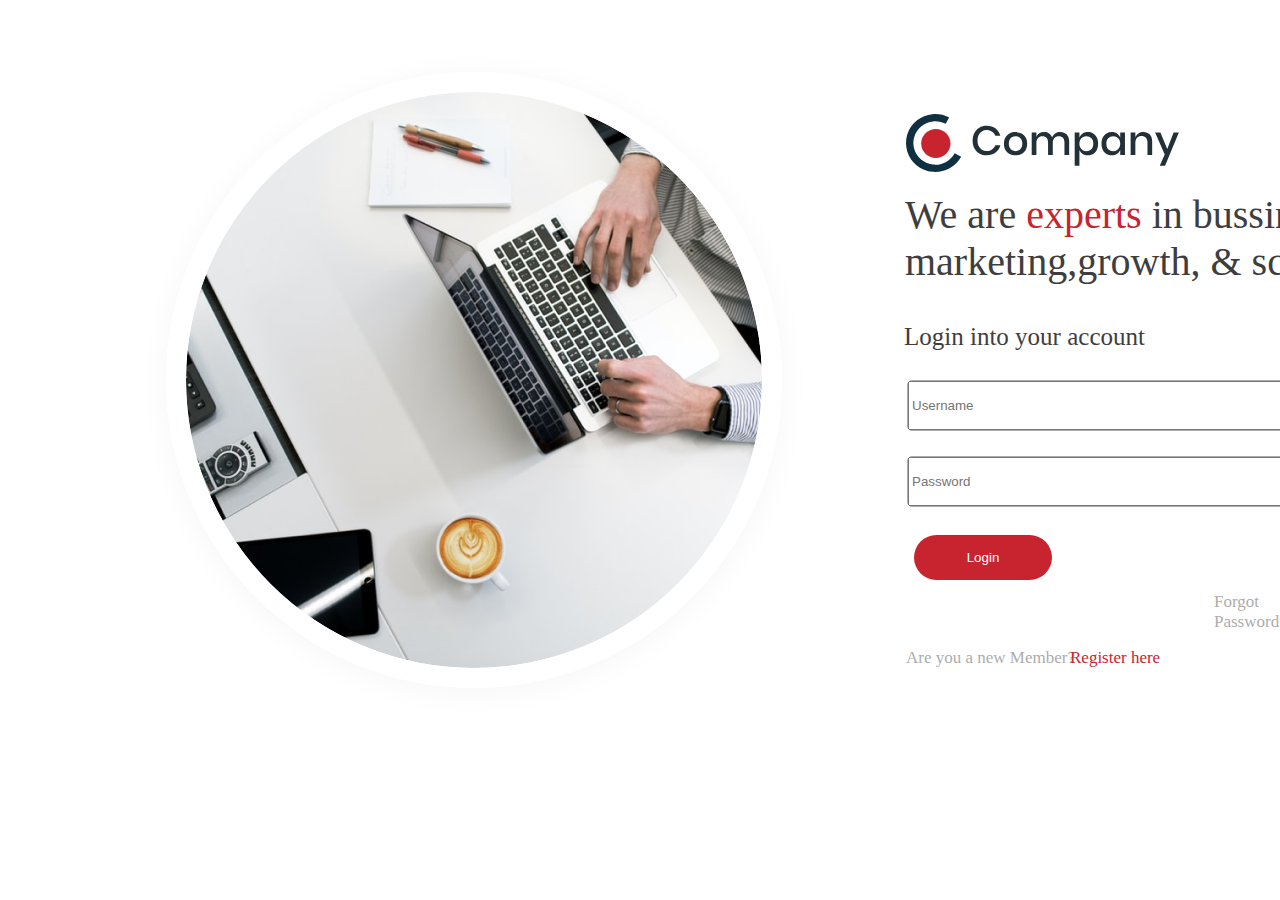
<file: index.html>
<!DOCTYPE html>
<html lang="en">

<head>
    <title>
        Login Page
    </title>
    <meta charset="UTF-8">
    <meta name="viewport" content="width=device-width, initial-scale=1">
    <link href="css/style.css" rel="stylesheet" type="text/css">
</head>

<body>
    <div class="profileimage">

    </div>
    <div class="logo">
        <img src="/images/header-logo.svg">
    </div>
    <div class="infotext">
        We are<strong class="boldtext"> experts</strong> in bussiness marketing,growth, & scales.
    </div>
    <div class="loginmassage">
        Login into your account
    </div>
    <div class="username">
        <input type="text" id="name" name="Username" size="59px" placeholder="Username">
    </div>
    <div class="password">
        <input type="text" id="pass" name="Password" size="59px" placeholder="Password">
    </div>

    <div >
        <input type="submit" class="buttonlog" value="Login">
    </div>
    <div class="filetext1">
        Forgot Password?
    </div>
    <div class="filetext2">
        Are you a new Member?
    </div>
    <div class="filetext3">
        Register here
    </div>
</body>

</html>
</file>
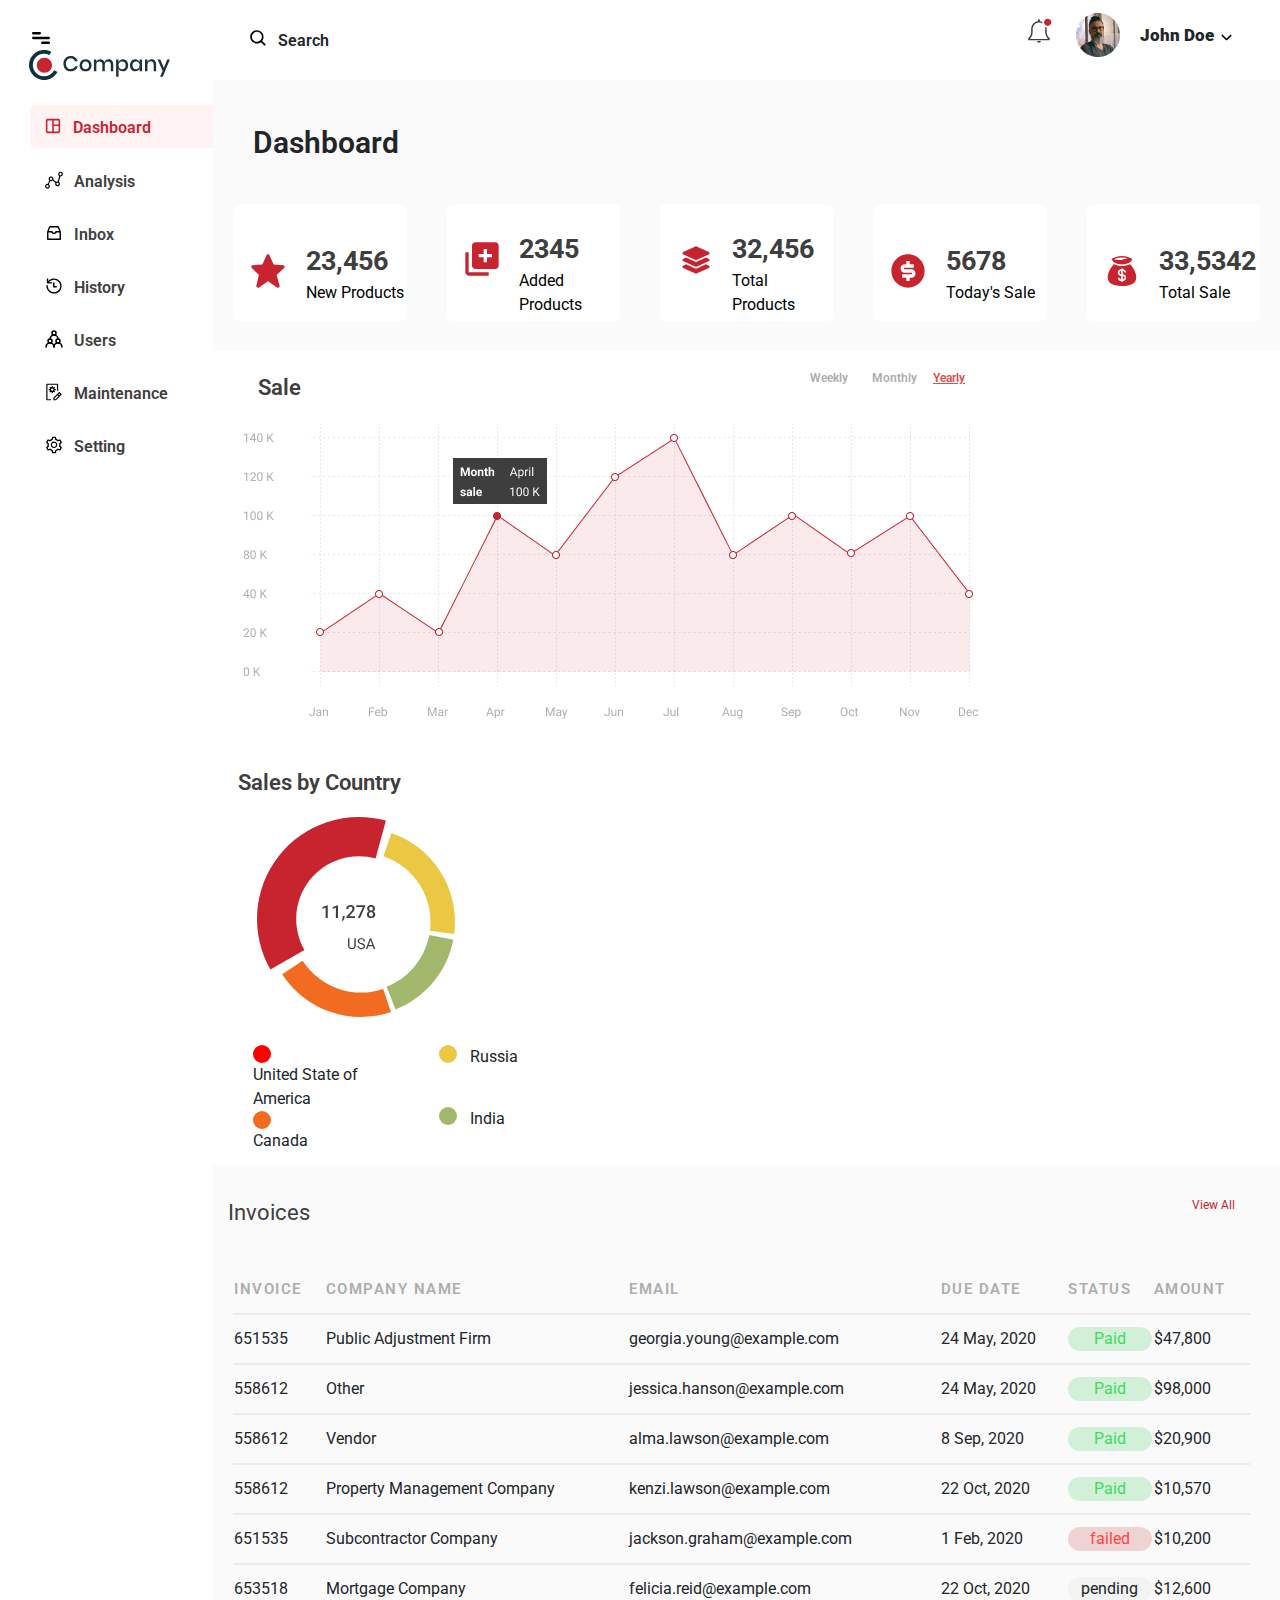
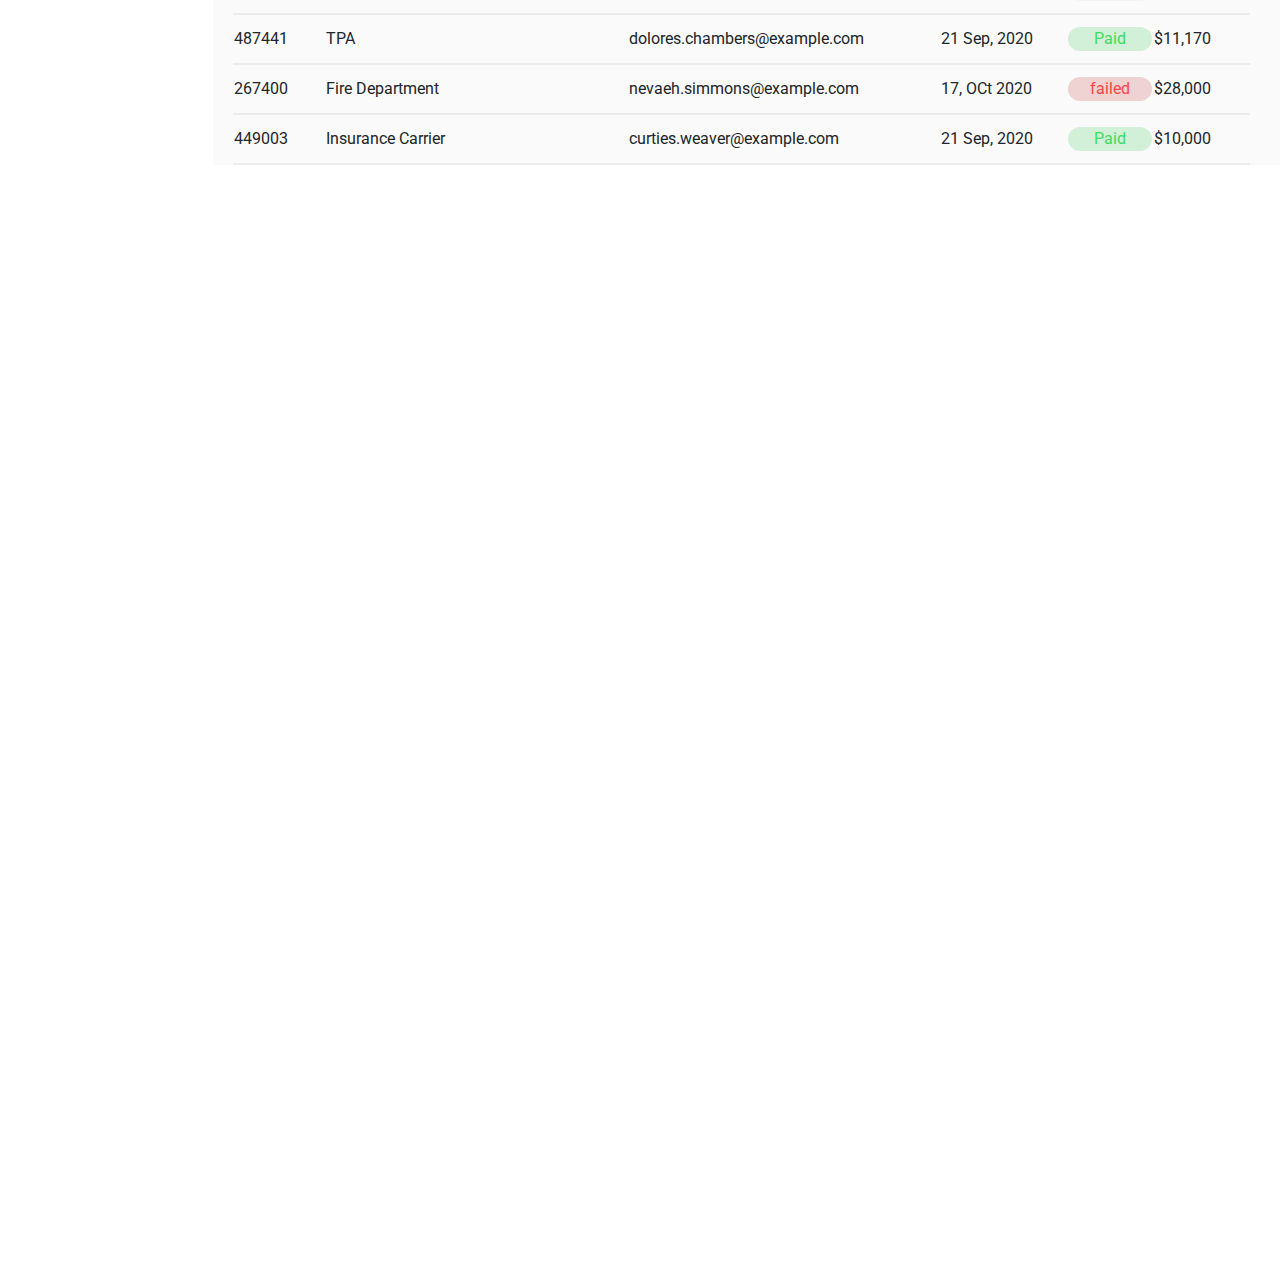
<file: dashboard.html>
<!DOCTYPE html>
<html lang="en">

<head>
    <meta type="text/html;" charset="utf-8" content="width=device-width
      shrink-to-fit=no">
    <link rel="preconnect" href="https://fonts.googleapis.com">
    <link rel="preconnect" href="https://fonts.gstatic.com" crossorigin>
    <link href="https://fonts.googleapis.com/css2?family=Roboto" rel="stylesheet">
    <link href="css/style.css" rel="stylesheet">
    <link href="css/bootstrap.min.css" rel="stylesheet">
</head>

<body>
    <div class="container-fluid">
        <div class="row" id="row1">
            <div class="col-2" id="menu">
                <img src="images/menu-bar.svg" alt="menu icon"> &nbsp &nbsp
                <img src="images/header-logo.svg" alt=" logo">
            </div>
            <div class="col-7">
                <div id="search"><img id="abcd" src="images/search-icon.svg" alt="
              search-icon">
                </div>
                <div class="searchtxt">Search</div>

            </div>
            <div class="col-3">
                <div class="d-flex flex-row justify-content-end">
                    <div id="notification">
                        <img src="images/notification-icon.svg" alt="notification-icon">
                    </div> &nbsp; &nbsp; &nbsp;&nbsp;
                    <div id="profile">
                        <img src="images/profile.png">
                    </div>
                    <div id="uname"> <strong>John Doe</strong>
                        <img src="images/downward-arrow.svg" alt="downward-arrow">
                    </div>
                </div>
            </div>
        </div>
    </div>
    <div class="container-fluid">
        <div class="row">
            <div class="col-2" id="dashboard">
                <div class="container1">
                    <div style="float: left; margin-left: 5px;">
                        <img id="dashpic" src="images/dashboard-active.svg" alt="">
                    </div>
                    <div style="font: normal normal 600 16px/21px Roboto;
              letter-spacing: 0px;
              color: #C8242F; text-align: left; margin-top: 4px; margin-left:
              35px ;">
                        Dashboard
                    </div>
                </div>
                <div class="container2">
                    <div style="float: left; margin-left: 5px;">
                        <img id="dashpic" src="images/graph-default.svg" alt="">
                    </div>
                    <div style="font: normal normal 600 16px/21px Roboto;
              letter-spacing: 0px;
              text-align: left; margin-top: 4px; margin-left:
              35px ;">
                        Analysis
                    </div>
                </div>
                <div class="container2">
                    <div style="float: left; margin-left: 5px;">
                        <img id="dashpic" src="images/inbox-default.svg" alt="">
                    </div>
                    <div style="font: normal normal 600 16px/21px Roboto;
              letter-spacing: 0px;
              text-align: left; margin-top: 4px; margin-left:
              35px ;">
                        Inbox
                    </div>
                </div>
                <div class="container2">
                    <div style="float: left; margin-left: 5px;">
                        <img id="dashpic" src="images/clock-default.svg" alt="">
                    </div>
                    <div style="font: normal normal 600 16px/21px Roboto;
              letter-spacing: 0px;
              text-align: left; margin-top: 4px; margin-left:
              35px ;">
                        History
                    </div>
                </div>
                <div class="container2">
                    <div style="float: left; margin-left: 5px;">
                        <img id="dashpic" src="images/user-default.svg" alt="">
                    </div>
                    <div style="font: normal normal 600 16px/21px Roboto;
              letter-spacing: 0px;
              text-align: left; margin-top: 4px; margin-left:
              35px ;">
                        Users
                    </div>
                </div>
                <div class="container2">
                    <div style="float: left; margin-left: 5px;">
                        <img id="dashpic" src="images/maintenance-default.svg" alt="">
                    </div>
                    <div style="font: normal normal 600 16px/21px Roboto;
              letter-spacing: 0px;
              text-align: left; margin-top: 4px; margin-left:
              35px ;">
                        Maintenance
                    </div>
                </div>
                <div class="container2">
                    <div style="float: left; margin-left: 5px;">
                        <img id="dashpic" src="images/setting-default.svg" alt="">
                    </div>
                    <div style="font: normal normal 600 16px/21px Roboto;
              letter-spacing: 0px;
              text-align: left; margin-top: 4px; margin-left:
              35px ;">
                        Setting
                    </div>
                </div>
            </div>
            <div class="col-10" id="content">
                <div class="row" id="namein">
                    Dashboard
                </div>
                <div class="row" style="justify-content: center;margin-bottom: 30px;">

                    <div class="col" id="productdetail">
                        <div class="row">
                            <div class="col-5" id="detailmap">
                                <img src="/images/star.svg" alt="error">
                            </div>
                            <div class="col-7" id="padtext">
                                <div class="row" id="numdetail">
                                    23,456
                                </div>
                                <div class="row">
                                    New Products
                                </div>
                            </div>

                        </div>
                    </div>
                    <div class="col" id="productdetail">
                        <div class="row">
                            <div class="col-5" id="detailmap">
                                <img src="/images/new-product.svg" alt="error">
                            </div>
                            <div class="col-7" id="padtext">
                                <div class="row" id="numdetail">
                                    2345
                                </div>
                                <div class="row">
                                    Added Products
                                </div>
                            </div>

                        </div>
                    </div>
                    <div class="col" id="productdetail">
                        <div class="row">
                            <div class="col-5" id="detailmap">
                                <img src="/images/total-product.svg" alt="error">
                            </div>
                            <div class="col-7" id="padtext">
                                <div class="row" id="numdetail">
                                    32,456
                                </div>
                                <div class="row">
                                    Total Products
                                </div>
                            </div>

                        </div>
                    </div>
                    <div class="col" id="productdetail">
                        <div class="row">
                            <div class="col-5" id="detailmap">
                                <img src="/images/dollar-filled.svg" alt="error">
                            </div>
                            <div class="col-7" id="padtext">
                                <div class="row" id="numdetail">
                                    5678
                                </div>
                                <div class="row">
                                    Today's Sale
                                </div>
                            </div>

                        </div>
                    </div>
                    <div class="col" id="productdetail">
                        <div class="row">
                            <div class="col-5" id="detailmap">
                                <img src="/images/money-bag.svg" alt="error">
                            </div>
                            <div class="col-7" id="padtext">
                                <div class="row" id="numdetail">
                                    33,5342
                                </div>
                                <div class="row">
                                    Total Sale
                                </div>
                            </div>

                        </div>
                    </div>
                </div>
                <div class="row" style="background-color: white;margin-bottom: 30px;">

                    <div class="d-flex flex-column" id="column1">
                        <div class="row" id="image1">
                            <div class="col-2" id="imagetext">
                                Sale
                            </div>
                            <div class="col-7">


                            </div>
                            <div class="col-1" id="imagetextline">
                                Weekly
                            </div>
                            <div class="col-1" id="imagetextline">
                                Monthly
                            </div>
                            <div class="col-1" id="imagetextline2">
                                <u>Yearly</u>
                            </div>

                        </div>
                        <div class="row" id="image1">
                            <img src="/images/data-graph.png" alt="Error">
                        </div>
                    </div>
                    <div class="d-flex flex-column" id="column2">
                        <div class="row" id="imagetext">
                            Sales by Country
                        </div>
                        <div class="row">
                            <img src="/images/pie-chart.svg">
                        </div>
                        <div class="row">
                            <div class="col-6">
                                <div class="row" id="alignment">
                                    <div class="col-1">
                                        <div class="dotred">

                                        </div>
                                    </div>
                                    <div class="col-11">
                                        United State of America
                                    </div>
                                </div>
                                <div class="row">

                                    <div class="col-1">
                                        <div class="dotorange">

                                        </div>
                                    </div>
                                    <div class="col-11">
                                        Canada
                                    </div>
                                </div>
                            </div>
                            <div class="col-6">
                                <div class="row">
                                    <div class="col-2">
                                        <div class="dotyellow">

                                        </div>
                                    </div>
                                    <div class="col-10">
                                        Russia
                                    </div>
                                </div>
                                <div class="row" style="margin-top: 38px;">
                                    <div class="col-2">
                                        <div class="dotgreen">

                                        </div>
                                    </div>
                                    <div class="col-10">
                                        India
                                    </div>

                                </div>
                            </div>
                        </div>
                    </div>
                </div>
                <div class="row" style="height: 100%;width: 100%;">
                    <div class="col">
                        <div class="row">
                            <div class="col-11" id="col3text1">
                                Invoices
                            </div>
                            <div class="col-1" id="col3text2">
                                View All
                            </div>
                        </div>
                        <div class="row">
                            <table style="width: 100%;margin-left: 20px; margin-top: 35px;">
                                <tr>
                                    <th>INVOICE</th>
                                    <th>COMPANY NAME</th>
                                    <th>EMAIL</th>
                                    <th> DUE DATE</th>
                                    <th>STATUS</th>
                                    <th>AMOUNT</th>
                                </tr>
                                <tr>
                                    <td>651535</td>
                                    <td>Public Adjustment Firm</td>
                                    <td>georgia.young@example.com</td>
                                    <td>24 May, 2020</td>
                                    <td >
                                        <div id="paid">Paid</div>
                                    </td>
                                    <td>$47,800</td>

                                </tr>
                                <tr>
                                    <td>558612</td>
                                    <td>Other</td>
                                    <td>jessica.hanson@example.com</td>
                                    <td>24 May, 2020</td>
                                    <td >
                                        <div id="paid">Paid</div>
                                    </td>
                                    <td>$98,000</td>
                                </tr>
                                <tr>
                                    <td>558612</td>
                                    <td>Vendor</td>
                                    <td>alma.lawson@example.com</td>
                                    <td>8 Sep, 2020</td>
                                    <td >
                                        <div id="paid">Paid</div>
                                    </td>
                                    <td>$20,900</td>

                                </tr>
                                <tr>
                                    <td>558612</td>
                                    <td>Property Management Company</td>
                                    <td>kenzi.lawson@example.com</td>
                                    <td>22 Oct, 2020</td>
                                    <td >
                                        <div id="paid">Paid</div>
                                    </td>
                                    <td>$10,570</td>
                                </tr>
                                <tr>
                                    <td>651535</td>
                                    <td>Subcontractor Company</td>
                                    <td>jackson.graham@example.com</td>
                                    <td>1 Feb, 2020</td>
                                      <td >
                                        <div id="failed">failed</div>
                                    </td>
                                    <td>$10,200</td>
                                </tr>
                                <tr>
                                    <td>653518</td>
                                    <td>Mortgage Company</td>
                                    <td>felicia.reid@example.com</td>
                                    <td>22 Oct, 2020</td>
                                    
                                    <td >
                                        <div id="pending">pending</div>
                                    </td>
                                    <td>$12,600</td>
                                </tr>
                                <tr>
                                    <td>487441</td>
                                    <td>TPA</td>
                                    <td>dolores.chambers@example.com</td>
                                    <td>21 Sep, 2020</td>
                                    <td >
                                        <div id="paid">Paid</div>
                                    </td>
                                    <td>$11,170</td>
                                </tr>
                                <tr>
                                    <td>267400</td>
                                    <td>Fire Department</td>
                                    <td>nevaeh.simmons@example.com</td>
                                    <td>17, OCt 2020</td>
                                    
                                    <td >
                                        <div id="failed">failed</div>
                                    </td>
                                    <td>$28,000</td>
                                </tr>
                                <tr>
                                    <td>449003</td>
                                    <td>Insurance Carrier</td>
                                    <td>curties.weaver@example.com</td>
                                    <td>21 Sep, 2020</td>
                                    <td >
                                        <div id="paid">Paid</div>
                                    </td>
                                    <td>$10,000</td>
                                </tr>
                            </table>
                        </div>
                    </div>

                </div>
            </div>
        </div>
    </div>

</body>

</html>
</file>
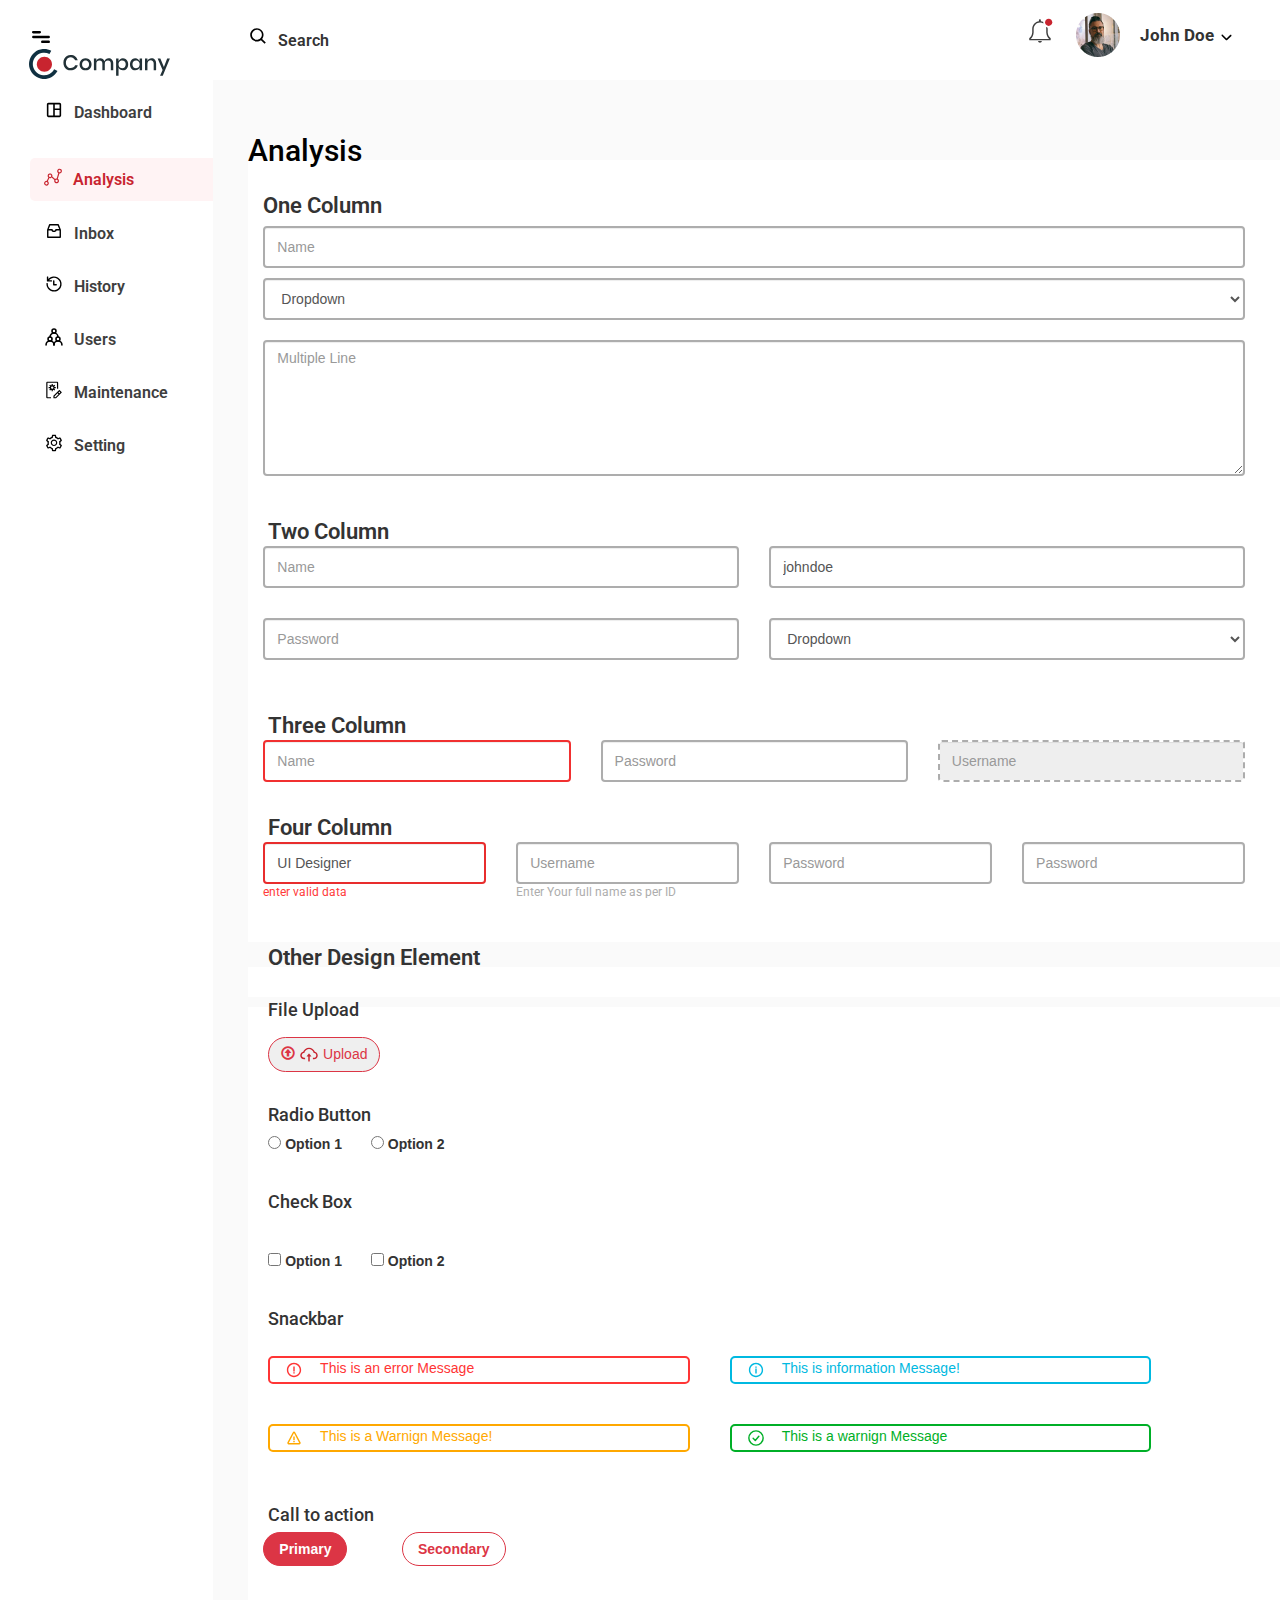
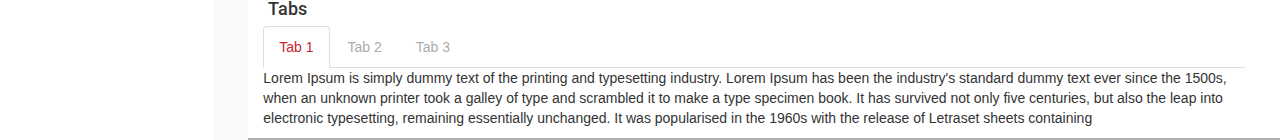
<file: innerpage.html>
<!DOCTYPE html>
<html lang="en">

<head>
    <title>
        Inner Page
    </title>
    <meta type="text/html;" charset="utf-8" content="width=device-width
      shrink-to-fit=no, initial-scale=1" name="viewport">
    <link rel="preconnect" href="https://fonts.googleapis.com">
    <link rel="preconnect" href="https://fonts.gstatic.com" crossorigin>
    <link href="https://fonts.googleapis.com/css2?family=Roboto" rel="stylesheet">
    <link href="css/style.css" rel="stylesheet">
    <link rel="stylesheet" href="css/bootstrap.min.css">
    <link href="/js/custom.js" rel="javascript" type="script">
    <link href="/js/bootstrap.bundle.min.js" rel="javascript">
    <link rel="stylesheet" href="https://maxcdn.bootstrapcdn.com/bootstrap/3.4.1/css/bootstrap.min.css">
    <script src="https://ajax.googleapis.com/ajax/libs/jquery/3.6.1/jquery.min.js"></script>
    <script src="https://maxcdn.bootstrapcdn.com/bootstrap/3.4.1/js/bootstrap.min.js"></script>
</head>

<body>
    <div class="container-fluid">
        <div class="row" id="row1">
            <div class="col-2" id="menu">
                <img src="images/menu-bar.svg" alt="Error"> &nbsp &nbsp
                <img src="images/header-logo.svg" alt=" Error">
            </div>
            <div class="col-7">
                <div id="search"><img id="abcd" src="images/search-icon.svg" alt="
              Error">
                </div>
                <div class="searchtxt">Search</div>

            </div>
            <div class="col-3">
                <div class="d-flex flex-row justify-content-end">
                    <div id="notification">
                        <img src="images/notification-icon.svg" alt="Error">
                    </div> &nbsp; &nbsp; &nbsp;&nbsp;
                    <div id="profile">
                        <img src="images/profile.png" alt="error">
                    </div>
                    <div id="uname"> <strong>John Doe</strong>
                        <img src="images/downward-arrow.svg" alt="downward-arrow">
                    </div>
                </div>
            </div>
        </div>
    </div>
    <div class="container-fluid">
        <div class="row">
            <div class="col-2" id="dashboard">
                <div class="container2">
                    <div style="float: left; margin-left: 5px;">
                        <img id="dashpic" src="images/dashboard-default.svg" alt="">
                    </div>
                    <div class="dashboardtext">
                        Dashboard
                    </div>
                </div>
                <div class="container1">
                    <div style="float: left; margin-left: 5px;">
                        <img id="dashpic" src="images/graph-active.svg" alt="">
                    </div>
                    <div style="font: normal normal 600 16px Roboto;
              letter-spacing: 0px;
              color: #C8242F;
              text-align: left; margin-top: 4px; margin-left:
              35px ;">
                        Analysis
                    </div>
                </div>
                <div class="container2">
                    <div style="float: left; margin-left: 5px;">
                        <img id="dashpic" src="images/inbox-default.svg" alt="">
                    </div>
                    <div class="dashboardtext">
                        Inbox
                    </div>
                </div>
                <div class="container2">
                    <div style="float: left; margin-left: 5px;">
                        <img id="dashpic" src="images/clock-default.svg" alt="">
                    </div>
                    <div class="dashboardtext">
                        History
                    </div>
                </div>
                <div class="container2">
                    <div style="float: left; margin-left: 5px;">
                        <img id="dashpic" src="images/user-default.svg" alt="">
                    </div>
                    <div class="dashboardtext">
                        Users
                    </div>
                </div>
                <div class="container2">
                    <div style="float: left; margin-left: 5px;">
                        <img id="dashpic" src="images/maintenance-default.svg" alt="">
                    </div>
                    <div class="dashboardtext">
                        Maintenance
                    </div>
                </div>
                <div class="container2">
                    <div style="float: left; margin-left: 5px;">
                        <img id="dashpic" src="images/setting-default.svg" alt="">
                    </div>
                    <div class="dashboardtext">
                        Setting
                    </div>
                </div>
            </div>
            <div class="col-10" id="content">
                <div class="row" style="height: 40px; margin:20px ;   padding-top: 30px;">
                    <p class="innertext1">Analysis </p>
                </div>
                <div class="row" style="background-color: white;margin-left: 20px;padding-right: 20px;">
                    <div class="col">
                        <div class="mb-3" style="  padding-top: 30px;">
                            <label for="exampleFormControlInput1" class="form-label" id="textprop">One Column</label>
                            <input type="text" class="form-control" placeholder="Name"
                                style="border: 2px solid #adadad;height: 3em;">
                        </div>
                        <div class="dropdown">
                            <select class="form-control" style="height: 3em; 
                              border: 2px solid #adadad;margin-bottom: 20px;">
                                <option selected>Dropdown</option>
                                <option>Option 1</option>
                                <option>Option 2</option>
                                <option>Option 3</option>
                                <option>Option 4</option>
                                <option>Option 5</option>
                            </select>
                        </div>

                        <div class="mb-3">

                            <textarea class="form-control" rows="6" placeholder="Multiple Line"
                                style="border: 2px solid #adadad;"></textarea>
                        </div>

                    </div>


                </div>
                <div class="row" id="stylerow">
                    <p id="textprop"> Two Column</p>
                </div>
                <div class="row" style="background-color: white;margin-left: 20px;padding-right: 20px;">
                    <div class=" col-6   ">
                        <div style="  padding-top: 30px;">

                            <input type="text" class="form-control" placeholder="Name"
                                style="border: 2px solid #adadad;height: 3em;">
                        </div>
                    </div>
                    <div class="col-6   ">
                        <div style="  padding-top: 30px;">

                            <input type="text" class="form-control" value="johndoe" placeholder="Username"
                                style="border: 2px solid #adadad;height: 3em;">

                        </div>
                    </div>
                    <div class=" col-6   ">
                        <div style="  padding-top: 30px;">
                            <input type="password" class="form-control" placeholder="Password"
                                style="border: 2px solid #adadad;height: 3em">
                        </div>
                    </div>
                    <div class=" col-6   ">
                        <div style="  padding-top: 30px;">
                            <div class="dropdown">
                                <select class="form-control" style="height: 3em; 
                                  border: 2px solid #adadad;margin-bottom: 20px;">
                                    <option selected>Dropdown</option>
                                    <option>Option 1</option>
                                    <option>Option 2</option>
                                    <option>Option 3</option>
                                    <option>Option 4</option>
                                    <option>Option 5</option>
                                </select>
                            </div>

                        </div>
                    </div>

                </div>
                <div class="row" id="stylerow">
                    <p id="textprop"> Three Column</p>
                </div>
                <div class="row" style="background-color: white;margin-left: 20px;padding-right: 20px;">
                    <div class=" col-4   ">
                        <div style="  padding-top: 30px;">

                            <input type="text" class="form-control" placeholder="Name"
                                style="border: 2px solid #f13030;height: 3em;">
                        </div>
                    </div>
                    <div class=" col-4   ">
                        <div style="  padding-top: 30px;">
                            <input type="password" class="form-control" placeholder="Password"
                                style="border: 2px solid #adadad;height: 3em;">
                        </div>
                    </div>
                    <div class="col-4   ">
                        <div style="  padding-top: 30px;">

                            <input type="text" class="form-control" disabled placeholder="Username"
                                style="border: 2px solid #adadad;height: 3em;border-style: dashed;">
                        </div>
                    </div>



                </div>
                <div class="row" id="stylerow">
                    <p id="textprop"> Four Column</p>
                </div>
                <div class="row" style="background-color: white;margin-left: 20px;padding-right: 20px;">
                    <div class=" col-3   ">
                        <div style="  padding-top: 30px;">

                            <input type="text" class="form-control" placeholder="Name" value="UI Designer"
                                style="border: 2px solid #e82d2d;height: 3em;">
                            <p id="fieldtext1">enter valid data</p>
                        </div>
                    </div>
                    <div class="col-3   ">
                        <div style="  padding-top: 30px;">

                            <input type="text" class="form-control" placeholder="Username"
                                style="border: 2px solid #adadad;height: 3em; ">
                            <p id="fieldtext2">Enter Your full name as per ID</p>

                        </div>
                    </div>
                    <div class=" col-3   ">
                        <div style="  padding-top: 30px;">
                            <input type="password" class="form-control" placeholder="Password"
                                style="border: 2px solid #adadad;height: 3em;">
                        </div>
                    </div>
                    <div class=" col-3   ">
                        <div style="  padding-top: 30px;">
                            <input type="password" class="form-control" placeholder="Password"
                                style="border: 2px solid #adadad;height: 3em;">
                        </div>
                    </div>


                </div>
                <div class="row"
                    style="background-color: white;margin-left: 20px;padding-right: 20px;padding-left: 20px;  padding-top: 30px; height: 10px;margin-bottom: 25px;">
                    <p id="textprop"> Other Design Element</p>
                </div>
                <div class="row" id="stylerow">
                    <p id="textprop2"> File Upload</p>
                </div>
                <div class="row"
                    style="background-color: white;margin-left: 20px;padding-right: 20px;padding-top: 30px; padding-left: 20px;margin-top: 10px;">


                    <button class="btn border border-danger text-danger " id="uploadbutton" type="button"
                        onclick="document.getElementById('upload').click()">
                        <span class="glyphicon glyphicon-upload" aria-hidden="true"></span> <img
                            src="images/cloud-upload-icon.svg"> Upload
                    </button>
                    <input type="file" id="upload" style="display:none" />
                    <span id="filename" style="padding-left: 3% ;" class="pull-right"></span>

                </div>
                <div class="row" id="stylerow">
                    <p id="textprop2"> Radio Button</p>
                </div>
                <div class="row" style="background-color: white;margin-left: 20px;padding-right: 20px;">
                    <div style="padding-top: 30px;padding-left: 20px;">
                        <input type="radio" id="radiocolor" name="option">
                        <label style="margin-right: 25px;">Option 1</label>
                        <input type="radio" id="radiocolor" name="option">
                        <label style="margin-right: 25px;">Option 2</label>
                    </div>
                </div>
                <div class="row" id="stylerow">
                    <p id="textprop2"> Check Box</p>
                </div>
                <div class="row" style="background-color: white;margin-left: 20px;padding-right: 20px;">

                    <div style="  padding-top: 30px;">

                        <div style="padding-top: 30px;padding-left: 20px;">
                            <input type="checkbox" id="radiocolor" name="option1">
                            <label style="margin-right: 25px;">Option 1</label>
                            <input type="checkbox" id="radiocolor" name="option2">
                            <label style="margin-right: 25px;">Option 2</label>
                        </div>

                    </div>
                </div>
                <div class="row" id="stylerow">
                    <p id="textprop2"> Snackbar</p>
                </div>
                <div class="row"
                    style="background-color: white;margin-left: 20px;padding-right: 20px; padding-top: 30px;">



                    <div class=" col-5   " style="    margin: 20px 20px 20px 20px;">
                        <div class="row" style="height: 2em;" id="snackred">
                            <div class="col-1">
                                <img src="/images/error-icon.svg" id="snackbaricon">
                            </div>
                            <div class="col-10" id="textred">
                                This is an error Message
                            </div>

                        </div>
                    </div>
                    <div class="col-5   " style="    margin: 20px 20px 20px 20px;">
                        <div class="row" style="height: 2em;" id="snackblue">
                            <div class="col-1">
                                <img src="/images/info-icon.svg" id="snackbaricon">
                            </div>
                            <div class="col-10" id="textblue">
                                This is information Message!
                            </div>

                        </div>
                    </div>
                    <div class=" col-5   " style="    margin: 20px 20px 20px 20px;">
                        <div class="row" style="height: 2em;" id="snackyellow">
                            <div class="col-1">
                                <img src="/images/warning-icon.svg" id="snackbaricon">
                            </div>
                            <div class="col-10" id="textyellow">
                                This is a Warnign Message!
                            </div>

                        </div>
                    </div>
                    <div class=" col-5  " style="margin: 20px 20px 20px 20px;">
                        <div class="row" style="height: 2em;" id="snackgreen">
                            <div class="col-1">
                                <img src="/images/success-icon.svg" id="snackbaricon">
                            </div>
                            <div class="col-10" id="textgreen">
                                This is a warnign Message
                            </div>

                        </div>
                    </div>


                </div>
                <div class="row" id="stylerow">
                    <p id="textprop2"> Call to action</p>
                </div>
                <div class="row" style="background-color: white;margin-left: 20px;padding-right: 20px;">


                    <div class="col-2">
                        <button class="btn px-4 text-white bg-danger border border-danger" id="callactionbutton"
                            type="button">
                            <b>Primary</b>
                        </button>
                    </div>
                    <div class="col-10 " style="margin-left: -30px;">
                        <button class="btn px-4 text-danger bg-white border border-danger" id="callactionbutton"
                            type="button">
                            <b>Secondary</b>
                        </button>
                    </div>



                </div>
                <div class="row" id="stylerow">
                    <p id="textprop2"> Tabs</p>
                </div>
                <div class="row"
                    style="background-color: white;margin-left: 20px;padding-right: 20px;padding-top: 30px; border-bottom: 2px solid #adadad;">

                    <div class="container">
                        <ul class="nav nav-tabs" >
                            <li class="active"><a data-toggle="tab" href="#tab1" id="activetab">Tab 1</a></li>
                            <li><a data-toggle="tab" href="#tab2" id="deactivetab">Tab 2</a></li>
                            <li><a data-toggle="tab " href="#tab3" id="deactivetab">Tab 3</a></li>
                        </ul>

                        <div class="tab-content">
                            <div id="tab1" class="tab-pane fade in active">
                                <p>Lorem Ipsum is simply dummy text of the printing and typesetting industry. Lorem
                                    Ipsum has been the industry's standard dummy text ever since the 1500s, when an
                                    unknown printer took a galley of type and scrambled it to make a type specimen book.
                                    It has survived not only five centuries, but also the leap into electronic
                                    typesetting, remaining essentially unchanged. It was popularised in the 1960s with
                                    the release of Letraset sheets containing</p>
                            </div>
                            <div id="tab2" class="tab-pane fade disabled">
                                <p>Lorem Ipsum is simply dummy text of the printing and typesetting industry. Lorem
                                    Ipsum has been the industry's standard dummy text ever since the 1500s, when an
                                    unknown printer took a galley of type and scrambled it to make a type specimen book.
                                    It has survived not only five centuries, but also the leap into electronic
                                    typesetting, remaining essentially unchanged. It was popularised in the 1960s with
                                    the release of Letraset sheets containing</p>
                            </div>
                            <div id="tab3" class="tab-pane fade disabled">
                                <p>Lorem Ipsum is simply dummy text of the printing and typesetting industry. Lorem
                                    Ipsum has been the industry's standard dummy text ever since the 1500s, when an
                                    unknown printer took a galley of type and scrambled it to make a type specimen book.
                                    It has survived not only five centuries, but also the leap into electronic
                                    typesetting, remaining essentially unchanged. It was popularised in the 1960s with
                                    the release of Letraset sheets containing</p>
                            </div>
                        </div>
                    </div>

                </div>


            </div>
        </div>
    </div>

</body>

</html>
</file>
<file: css/style.css>
/*------------------------------------------------------------------------Login Page-----------------------------------------------------------------------------------*/
.profileimage {
    top: 72px;
    left: 166px;
    width: 576px;
    height: 576px;
    background: transparent url(/images/hero-image.png) 0% 0% no-repeat padding-box;
    box-shadow: 0px 4px 31px #0000000A;
    border-radius: 50%;
    border: 20px solid #FFFFFF;
    opacity: 1;
    float: left;
    position: absolute;
}

.logo {
    margin-top: 106px;
    left: 906px;
    width: 272px;
    height: 58px;
    opacity: 1;
    float: left;
    display: flex;
    position: absolute;
}

.infotext {
    margin-top: 183px;
    left: 905px;
    width: 500px;
    height: 100px;
    text-align: left;
    font: normal normal 300 40px roboto;
    opacity: 1;
    letter-spacing: 0px;
    font-size: 40px;
    color: #3e3e3e;
    float: left;
    position: absolute;
}

.boldtext {
    font-weight: 900px;
    color: #c8242f;
}

.loginmassage {
    margin-top: 315px;
    left: 904px;
    width: 260px;
    height: 33px;
    text-align: left;
    font: normal normal normal 25px roboto;
    opacity: 1;
    letter-spacing: 0px;

    color: #3e3e3e;
    float: left;
    position: absolute;
}

.username {
    margin-top: 372px;
    left: 907px;
    width: 429px;
    height: 49px;
    text-align: left;
    opacity: 1;
    display: flex;
    border-radius: 5px;
    position: absolute;
    border: 1px solid #adadad;
    background: #FFFFFF 0% 0% no-repeat padding-box;
}

.password {
    margin-top: 448px;
    left: 907px;
    width: 429px;
    height: 49px;
    border-radius: 5px;
    text-align: left;
    opacity: 1;
    position: absolute;
    border: 1px solid #adadad;
    display: flex;
    background: #FFFFFF 0% 0% no-repeat padding-box;
}

.buttonlog {
    border: none;
    color: white;
    position: relative;
    top: 527px;
    left: 906px;
    width: 138px;
    height: 45px;
    background: #C8242F 0% 0% no-repeat padding-box;
    border-radius: 23px;
    opacity: 1
}

.textsize {
    font-size: 20px;
    color: white;
}

.filetext1 {
    margin-top: 539px;
    left: 1214px;

    height: 20px;
    text-align: left;
    opacity: 1;
    position: absolute;
    letter-spacing: 0px;
    color: #adadad;
    font: normal normal normal 17px Roboto;
}

.filetext2 {
    margin-top: 595px;
    left: 906px;

    height: 20px;
    text-align: left;
    opacity: 1;
    position: absolute;
    letter-spacing: 0px;
    color: #adadad;
    font: normal normal normal 17px Roboto;
}

.filetext3 {
    margin-top: 595px;
    left: 1070px;
    height: 20px;
    text-align: left;
    opacity: 1;
    position: absolute;
    letter-spacing: 0px;
    color: #c8242f;
    font: normal normal normal 17px Roboto;
}

/*------------------------------------------------------------------------Dashborad-----------------------------------------------------------------------------------*/
#row1 {
    top: 0px;
    left: 0px;
    width: 100%;
    height: 80px;
    background: #FFFFFF 0% 0% no-repeat padding-box;
    opacity: 1;
}

li {
    list-style: none;
}

#dashboard {
    left: 0px;
    height: 1279px;
    background: #FFFFFF 0% 0% no-repeat padding-box;
    opacity: 1;
}

.container1 {
    margin-top: 25px;
    margin-left: 15px;
    margin-right: 15px;
    padding: 8px;
    width: 193px;
    height: 43px;
    background: #FFF3F4 0% 0% no-repeat padding-box;
    border-radius: 5px;
    opacity: 1;
}

.dashboardtext {
    font: normal normal 600 16px Roboto;
    letter-spacing: 0px;
    text-align: left;
    margin-top: 4px;
    margin-left:
        35px;
}

#dashpic {
    width: 20px;
    height: 20px;
}

.container2 {
    background: #FFFFFF 0% 0% no-repeat padding-box;
    margin-top: 10px;
    margin-left: 15px;
    margin-right: 15px;
    text-align: left;
    border-radius: 5px;
    padding: 9px;
    width: 193px;
    height: 43px;
    color: #3E3E3E;

}


#menu {
    padding-left: 29px;
    padding-top: 25px;
    text-align: start;
}

#search {
    float: left;
    padding-left: 25px;
    padding-top: 25px;


}

.searchtxt {
    text-align: left;
    float: left;
    padding-left: 10px;
    padding-top: 30px;
    font: normal normal 600 16px/21px Roboto;
}

#abcd {
    width: 20px;
    height: 20px;
}

#notification {
    margin-top: 18px;

}

#profile {
    margin-top: 13px;
    width: 44px;
    height: 44px;
}

#uname {
    margin-top: 25px;
    padding-left: 20px;
    font: normal normal 550 17px/21px Roboto;
}

#content {
    background-color: #fafafa;
    margin: 0px;
}

/*-------------------------------------------------------------------------------InnerPage-1----------------------------------------------------------------------------*/

#namein {
    padding: 40px;
    font-family: Roboto;
    font-size: 30px;
    font-weight: 600;
    letter-spacing: 0px;
}

#productdetail {
    background-color: #ffffff;
    border-radius: 5px;
    margin-left: 20px;
    margin-right: 20px;
    color: #000;
    height: 116px;
    align-content: center;
}

#detailmap {
    margin-top: 30px;
}

#padtext {
    margin-top: 20px;
}

#numdetail {
    text-align: left;
    font-family: Roboto;
    font-size: 27px;
    font-weight: 700;
    letter-spacing: 0px;
    color: #3E3E3E;
    opacity: 1;
}

#column1 {
    height: 400px;
    background-attachment: #ffffff;
    margin-right: 120px;
}

#image1 {
    margin-left: 30px;
    margin-top: 20px;

}

#imagetext {
    font-family: Roboto;
    font-size: 22px;
    font-weight: 600;
    letter-spacing: 0px;
    color: #3E3E3E;
}

#imagetextline {
    text-align: left;
    font: normal normal normal 12px Roboto;
    letter-spacing: 0px;
    color: #ADADAD;
    opacity: 1;
    font-weight: 600;
}

#imagetextline2 {
    text-align: left;
    font: normal normal normal 12px Roboto;
    letter-spacing: 0px;
    color: #de4d4d;
    opacity: 1;
    font-weight: 600;
}

#column2 {
    height: 400px;
    background-attachment: #ffffff;
    margin-left: 40px;
    margin-top: 15px;
}

.dotred {
    height: 18px;
    width: 18px;
    background-color: red;
    border-radius: 50%;
}

.dotorange {

    height: 18px;
    width: 18px;
    background-color: #f16c20;
    border-radius: 50%;


}

.dotyellow {
    height: 18px;
    width: 18px;
    background-color: #ebc844;
    border-radius: 50%;


}

.dotgreen {
    height: 18px;
    width: 18px;
    background-color: #a2b86c;
    border-radius: 50%;

}

#pietext {
    text-align: left;
    font: normal normal normal 15px Roboto;
    letter-spacing: 0px;
    color: #3E3E3E;
    opacity: 1;

}

.alignment {
    margin-right: 20px;
    flex-wrap: nowrap;
}

#col3text1 {
    text-align: left;
    font-size: 22px;
    font-family: Roboto;
    letter-spacing: 0px;
    color: #3E3E3E;
    opacity: 1;

}

#col3text2 {
    text-align: left;
    font-size: 12px;
    font-family: Roboto;
    letter-spacing: 0px;
    color: #C8242F;
    opacity: 1;
    text-align: end;
}

tr {
    height: 50px;
    border-bottom: 2px solid #edebeb;
}

th {
    text-align: left;
    font: normal normal normal 15px Roboto;
    font-weight: 600;
    letter-spacing: 1.5px;
    color: #ADADAD;
    opacity: 1
}

#amountline {
    padding-left: 0%;
}

#paid {
    background-color: #d2efd8;
    color: #3cdd5f;
    text-align: center;
    border-radius: 20px;
}

#failed {
    background-color: #efd3d2;
    color: #ff4545;
    text-align: center;
    border-radius: 20px;
}

#pending {
    background-color: #f3f3f3;
    text-align: center;
    border-radius: 20px;


}


/*-------------------------------------------------------------------------Inner Page-2---------------------------------------------------------------------------------*/
.innertext1 {
    text-align: left;
    font-family: Roboto;
    font-weight: 500;
    font-size: 30px;
    letter-spacing: 0px;
    color: #000000;
    text-shadow: #3E3E3E;
    opacity: 1;
}

#innertext2 {
    text-align: left;
    font-family: Roboto;
    font-weight: 500;
    font-size: 30px;
    letter-spacing: 0px;
    color: #000000;
    text-shadow: #3E3E3E;
    opacity: 1;
}

#textprop {
    font-weight: 600;
    font-family: Roboto;
    font-size: 22px;
    opacity: 1;
}

#textprop2 {
    font-weight: 500;
    font-family: Roboto;
    font-size: 18px;
    opacity: 1;
}

#fieldtext1 {
    text-align: left;
    letter-spacing: 0px;
    font-family: Roboto;
    font-size: 12px;
    color: #FF3B3B;
    opacity: 1;
}

#fieldtext2 {
    text-align: left;
    letter-spacing: 0px;
    font-family: Roboto;
    font-size: 12px;
    color: #adadad;
    opacity: 1;
}

#stylerow {
    background-color: white;
    margin-left: 20px;
    padding-right: 20px;
    padding-left: 20px;
    padding-top: 30px;
    margin-bottom: 0px;
    height: 10px;
}

#radiocolor {
    accent-color: red;
}

#uploadbutton {
    border-radius: 25px;
}

#snackred {
    border: 2px solid #FF3535;
    border-radius: 5px;
}

#snackblue {
    border: 2px solid #00B9E1;
    border-radius: 5px;
}

#snackyellow {
    border: 2px solid #FFA800;
    border-radius: 5px;

}

#snackgreen {
    border: 2px solid #00AF27;
    border-radius: 5px;
}

#snackbardetail {
    margin: 20px 30px 30px 20px;
    height: 2em;
}

#snackbaricon {
    height: 18px;
    width: 18px;
}

#textred {
    color: #FF3535;
}

#textblue {
    color: #00B9E1;
}

#textyellow {
    color: #FFA800;
}

#textgreen {
    color: #00AF27;
}

#callactionbutton {
    margin-top: 30px;
    border-radius: 25px;
}

#activetab {
    color: #C8242F;
    font-weight: 500;
}

#deactivetab {
    font-weight: 500;
    color: #adadad;
}
</file>
